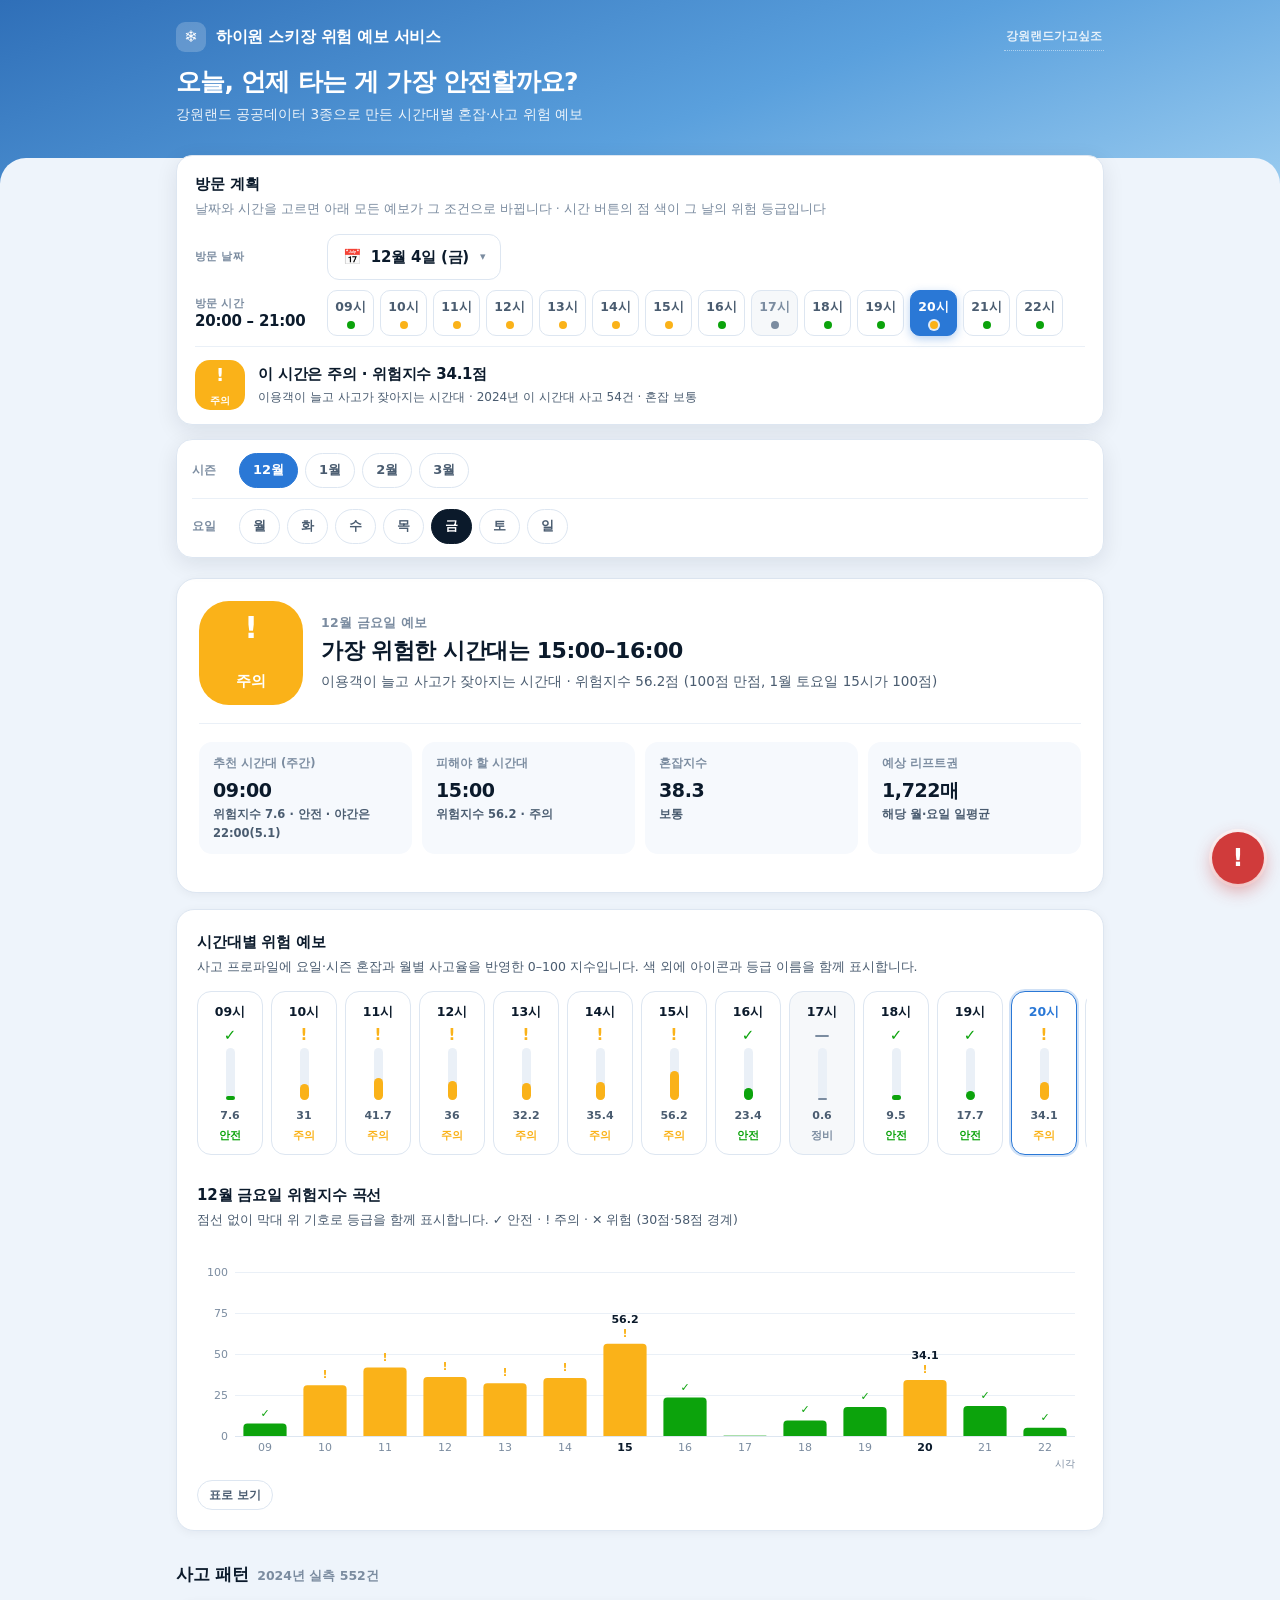
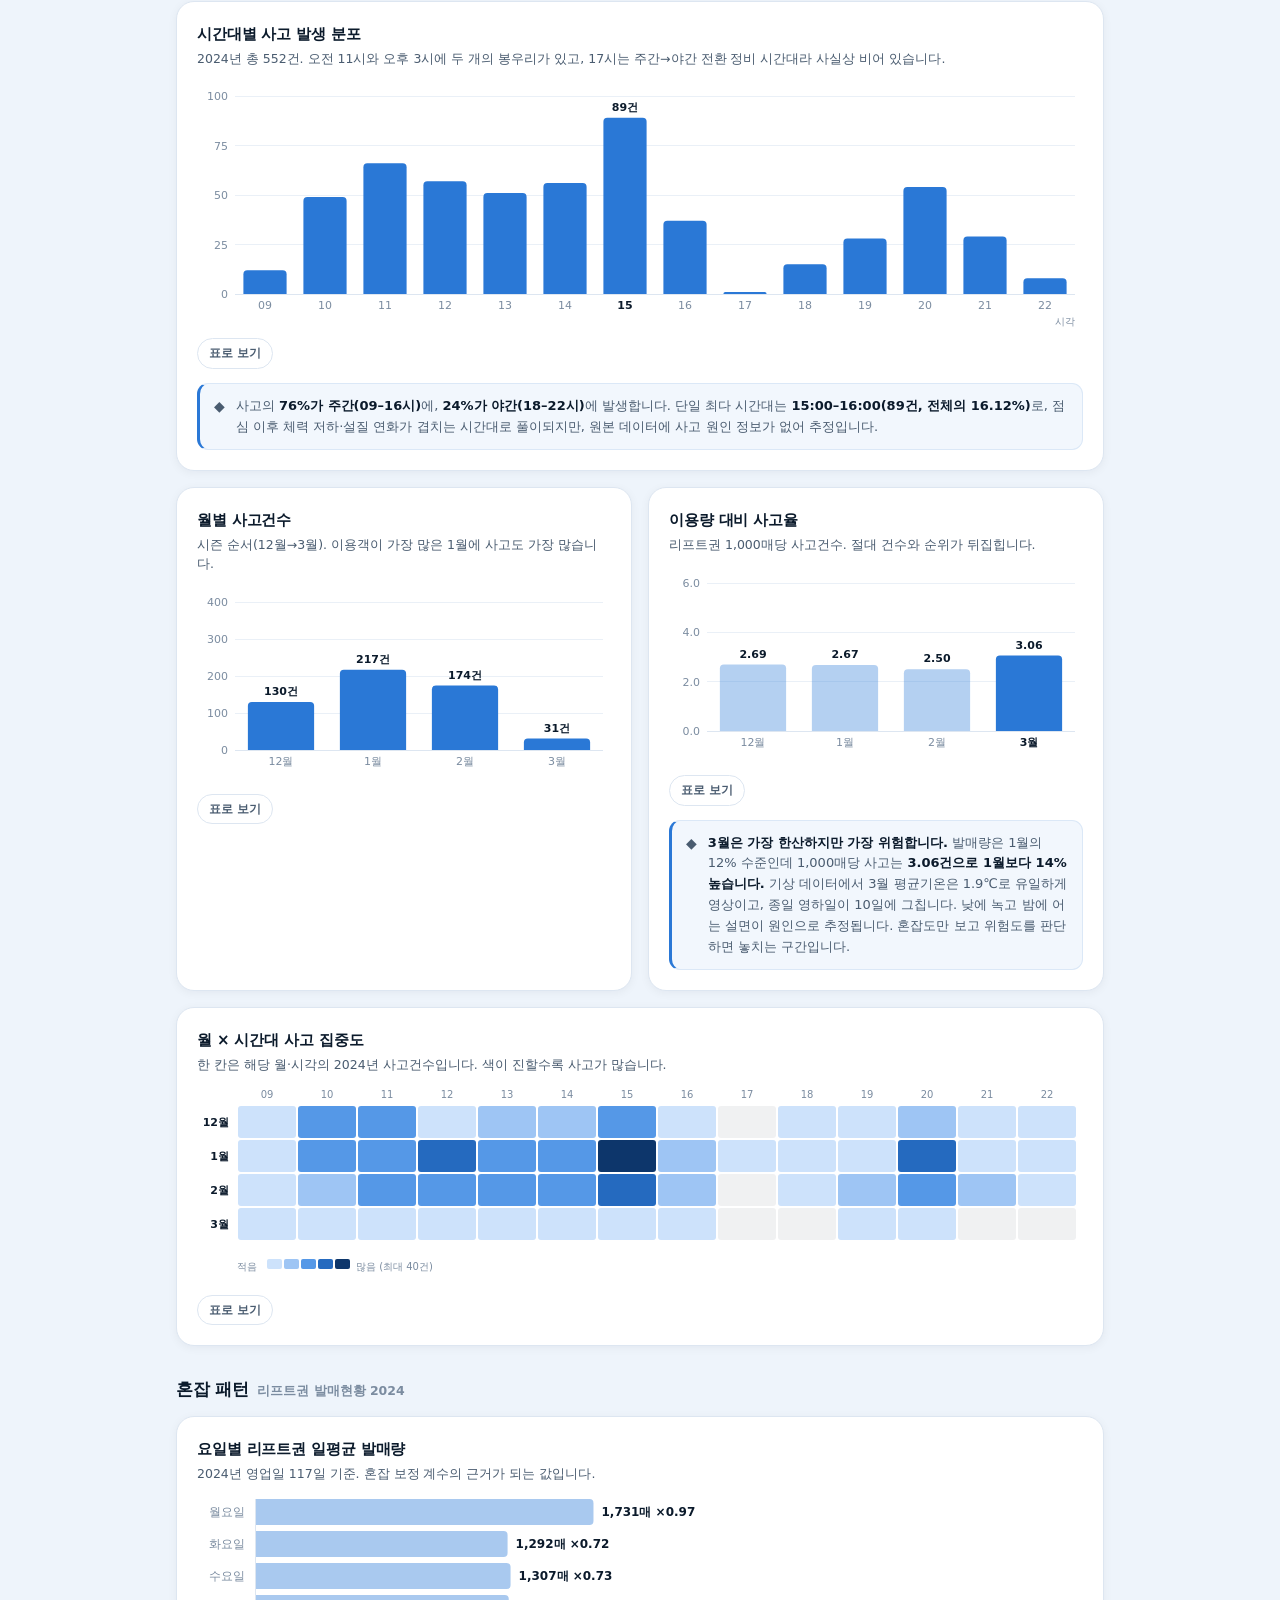
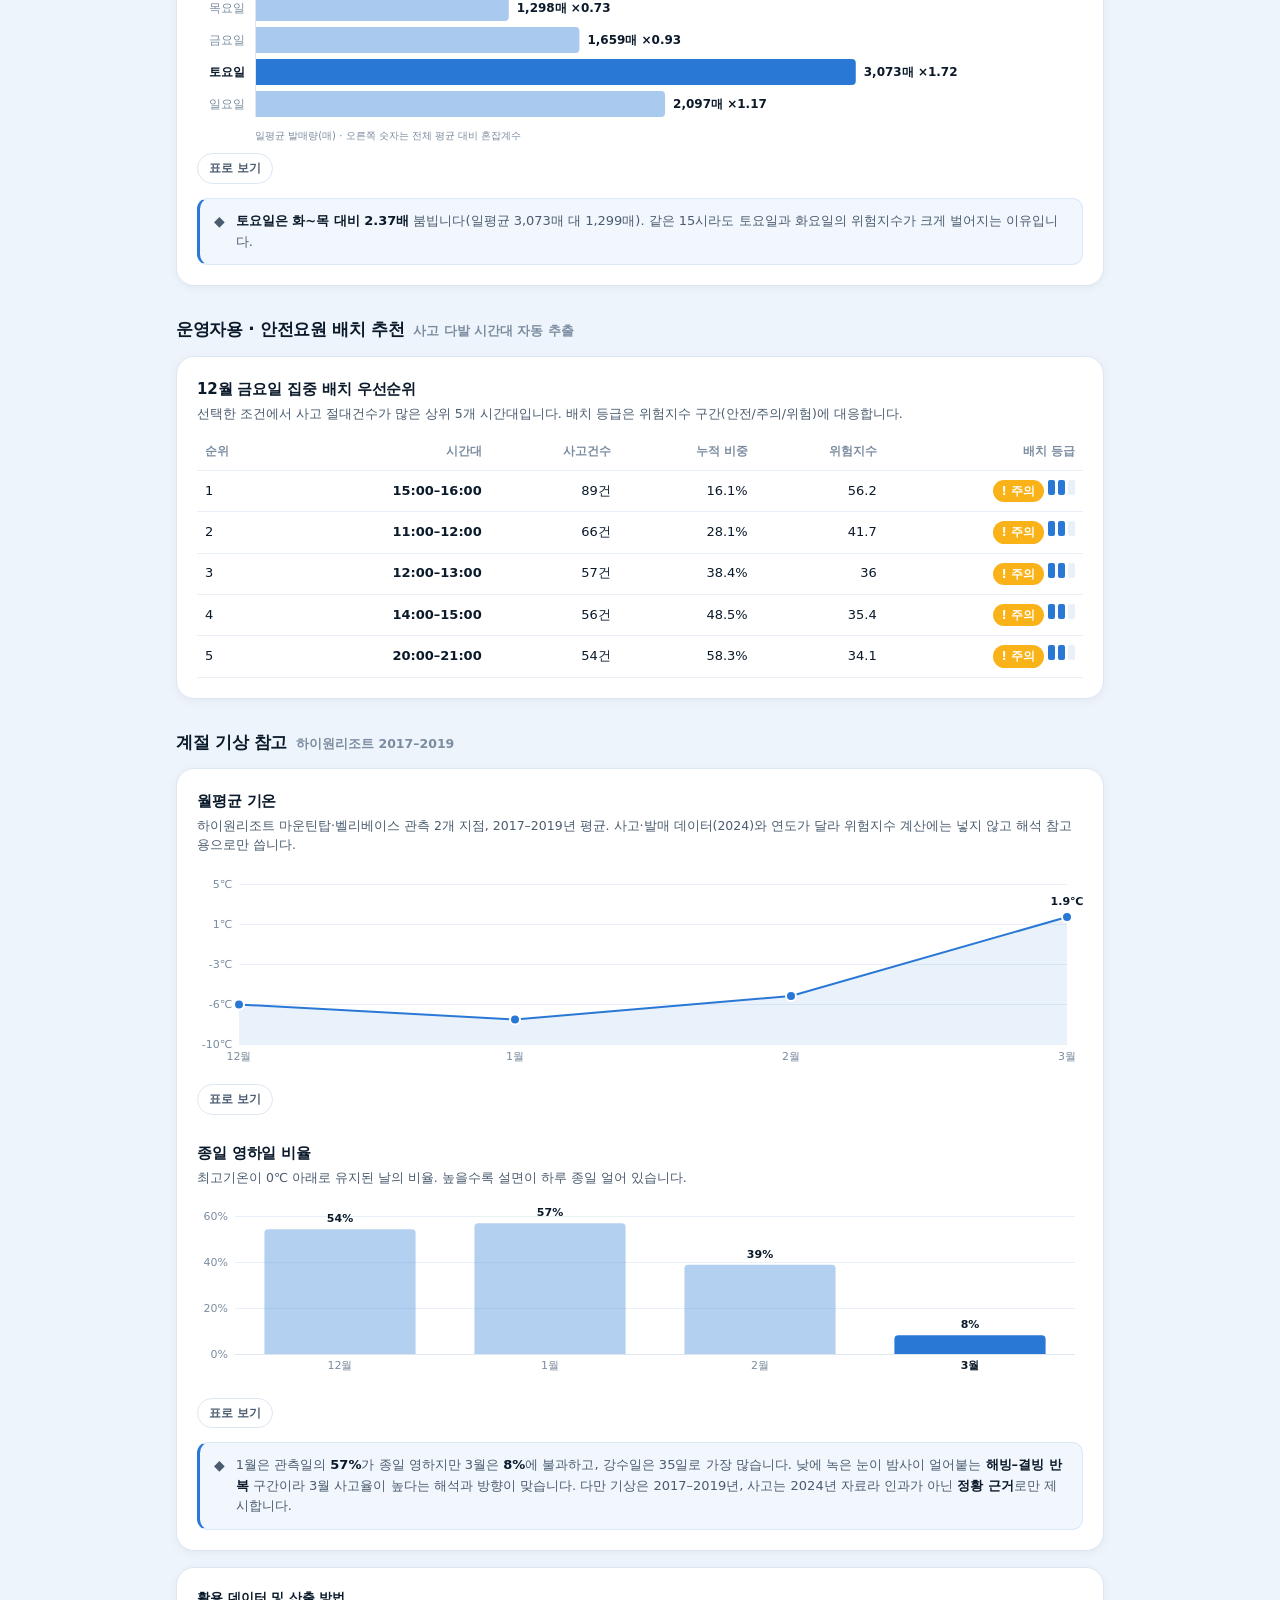
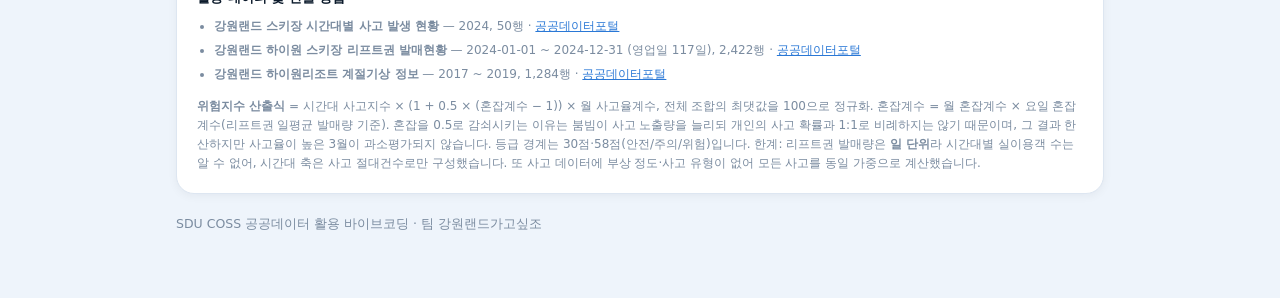
<file: index.html>
<!doctype html>
<html lang="ko">
<head>
<meta charset="utf-8">
<meta name="viewport" content="width=device-width, initial-scale=1">
<meta name="description" content="강원랜드 공공데이터 3종으로 만든 하이원 스키장 시간대별 혼잡·사고 위험 예보 서비스">
<meta name="theme-color" content="#2f6fb8">
<title>하이원 스키장 위험 예보 서비스 — 강원랜드 공공데이터 활용</title>
<link rel="icon" href="data:image/svg+xml,<svg xmlns='http://www.w3.org/2000/svg' viewBox='0 0 100 100'><text y='.9em' font-size='90'>❄️</text></svg>">
<link rel="stylesheet" href="shared/base.css">
<style>
/* ============================================================
   하이원 스키장 위험 예보 서비스 — 예보형 (최종 확정 디자인)
   기상청 날씨앱 문법: 부드러운 하늘색, 큰 신호등, 가로 시간대 스트립
   ============================================================ */
:root{
  --bg:#eef4fb; --card:#ffffff; --ink:#0b1a2b; --ink2:#4a5c70; --muted:#7b8ca0;
  --line:#dde6f1; --hair:#eaf0f7;
  --sky1:#2f6fb8; --sky2:#5aa0dd; --sky3:#9ccdf0;
  --good:#0ca30c; --warning:#fab219; --critical:#d03b3b;
  --series:#2a78d6;

  /* 차트 엔진 계약 */
  --viz-surface:#ffffff; --viz-ink:#0b1a2b; --viz-ink-2:#4a5c70; --viz-muted:#7b8ca0;
  --viz-grid:#eaf0f7; --viz-axis:#dde6f1; --viz-series:#2a78d6;
  --viz-seq:#cde2fb,#9ec5f4,#5598e7,#256abf,#0d366b;
  --viz-empty:rgba(11,26,43,.06); --viz-hover:rgba(42,120,214,.07); --viz-focus:#2a78d6;
  --viz-tip-bg:#0b1a2b; --viz-tip-ink:#ffffff; --viz-tip-border:rgba(255,255,255,.14);
}
html{ -webkit-text-size-adjust:100%; }
body{
  margin:0; background:var(--bg); color:var(--ink);
  font-family:system-ui,-apple-system,"Segoe UI","Malgun Gothic",sans-serif;
  line-height:1.6; -webkit-font-smoothing:antialiased;
}
.wrap{ max-width:960px; margin:0 auto; padding:0 16px 64px; }

/* ---------- 헤더 ---------- */
.topbar{
  background:linear-gradient(160deg,var(--sky1),var(--sky2) 55%,var(--sky3));
  color:#fff; padding:22px 0 78px; position:relative; overflow:hidden;
}
.topbar::after{
  content:""; position:absolute; left:0; right:0; bottom:-1px; height:44px;
  background:var(--bg); border-radius:26px 26px 0 0;
}
.topbar .wrap{ padding-bottom:0; position:relative; z-index:1; }
.brand{ display:flex; align-items:center; gap:10px; font-weight:800; letter-spacing:-.02em; }
.brand .mark{
  width:30px; height:30px; border-radius:9px; background:rgba(255,255,255,.2);
  display:grid; place-items:center; font-size:16px;
}
.brand h1{ margin:0; font-size:16px; font-weight:800; }
.brand .team{
  margin-left:auto; font:inherit; font-size:11.5px; font-weight:600; opacity:.85;
  background:none; border:none; color:#fff; cursor:pointer; padding:4px 2px;
  border-bottom:1px dotted rgba(255,255,255,.55); transition:.15s;
}
.brand .team:hover{ opacity:1; border-bottom-color:#fff; }
.tagline{ margin:14px 0 0; font-size:25px; font-weight:800; letter-spacing:-.03em; line-height:1.3; }
.tagline small{ display:block; font-size:13.5px; font-weight:500; opacity:.9; margin-top:7px; letter-spacing:0; }

/* ---------- 방문 계획 (최상단 마스터 컨트롤) ---------- */
.plan{
  position:relative; z-index:5; margin:-46px 0 14px;
  background:var(--card); border:1px solid var(--line); border-radius:16px;
  padding:16px 18px 14px; box-shadow:0 6px 22px rgba(11,26,43,.09);
}
.plan h3{ margin:0; font-size:15px; font-weight:800; letter-spacing:-.01em; }
.plan .psub{ margin:3px 0 15px; font-size:12.5px; color:var(--muted); }
.plan-row{
  display:grid; grid-template-columns:118px 1fr; gap:14px; align-items:center;
  margin-bottom:10px;
}
.plan-row .plab{ font-size:11px; font-weight:700; color:var(--muted); letter-spacing:.02em; }
.plan-row output{
  display:block; font-size:15px; font-weight:800; letter-spacing:-.015em;
  font-variant-numeric:tabular-nums; line-height:1.3;
}
.plan-date-btn{
  display:inline-flex; align-items:center; gap:9px;
  font:inherit; font-size:15px; font-weight:800; letter-spacing:-.015em; color:var(--ink);
  padding:10px 15px; border:1px solid var(--line); border-radius:12px;
  background:#fff; cursor:pointer; transition:.15s;
}
.plan-date-btn:hover{ border-color:var(--series); color:var(--series); }
.plan-date-btn .cal-ic{ font-size:15px; }
.plan-date-btn .chev{ font-size:11px; color:var(--muted); margin-left:2px; }

/* 시간 선택: 위험도 점이 붙은 시간 버튼 줄 */
.hour-pills{ display:flex; gap:6px; flex-wrap:wrap; }
.hpill{
  font:inherit; font-size:12.5px; font-weight:700; color:var(--ink2);
  font-variant-numeric:tabular-nums;
  width:47px; padding:6px 0 6px; border:1px solid var(--line); border-radius:10px;
  background:#fff; cursor:pointer; transition:.13s;
  display:flex; flex-direction:column; align-items:center; gap:4px;
}
.hpill .dot{ width:8px; height:8px; border-radius:50%; background:var(--muted); }
.hpill:hover{ border-color:var(--series); color:var(--series); }
.hpill[aria-pressed="true"]{
  background:var(--series); border-color:var(--series); color:#fff;
  box-shadow:0 3px 10px rgba(42,120,214,.35);
}
.hpill[aria-pressed="true"] .dot{ box-shadow:0 0 0 2px rgba(255,255,255,.85); }
.hpill.brk{ color:var(--muted); background:#f6f8fa; }

/* 캘린더 모달 */
.cal-back{
  position:fixed; inset:0; z-index:60; background:rgba(11,26,43,.45);
  display:none; padding:16px;
}
.cal-back.open{ display:grid; place-items:center; }
.cal{
  width:min(350px, 100%); background:#fff; border-radius:18px;
  padding:16px 16px 12px; box-shadow:0 20px 60px rgba(11,26,43,.35);
}
.cal-head{ display:flex; align-items:center; justify-content:space-between; margin-bottom:12px; }
.cal-title{ font-size:15px; font-weight:800; letter-spacing:-.01em; }
.cal-nav{ display:flex; gap:4px; }
.cal-nav button{
  width:32px; height:32px; border:1px solid var(--line); border-radius:9px;
  background:#fff; font-size:13px; color:var(--ink2); cursor:pointer;
}
.cal-nav button:hover:not(:disabled){ border-color:var(--series); color:var(--series); }
.cal-nav button:disabled{ opacity:.35; cursor:default; }
.cal-grid{ display:grid; grid-template-columns:repeat(7,1fr); gap:2px; }
.cal-dow{
  text-align:center; font-size:10.5px; font-weight:800; color:var(--muted);
  padding:5px 0 7px; letter-spacing:.04em;
}
.cal-dow.sun{ color:var(--critical); }
.cal-day{
  aspect-ratio:1; border:none; border-radius:10px; background:none;
  font:inherit; font-size:13px; font-weight:600; color:var(--ink);
  font-variant-numeric:tabular-nums; cursor:pointer; transition:.12s;
}
.cal-day:hover:not(:disabled){ background:var(--viz-hover, rgba(42,120,214,.08)); }
.cal-day:disabled{ color:#c9d4e2; cursor:default; }
.cal-day.today{ box-shadow:inset 0 0 0 1.5px var(--series); }
.cal-day.sel{ background:var(--series); color:#fff; font-weight:800; }
.cal-foot{
  margin-top:10px; padding-top:9px; border-top:1px solid var(--hair);
  font-size:11.5px; color:var(--muted); display:flex; justify-content:space-between; align-items:center;
}
.cal-close{
  border:none; background:none; font:inherit; font-size:12px; font-weight:700;
  color:var(--series); cursor:pointer; padding:4px 6px;
}
.plan-result{
  display:flex; gap:13px; align-items:center; flex-wrap:wrap;
  border-top:1px solid var(--hair); padding-top:13px; margin-top:4px;
}
.pr-sig{
  width:50px; height:50px; border-radius:15px; flex:none;
  display:grid; place-items:center; gap:1px; color:#fff; text-align:center;
}
.pr-sig .i{ font-size:18px; font-weight:800; line-height:1.1; }
.pr-sig .l{ font-size:9.5px; font-weight:800; line-height:1; }
.pr-txt{ flex:1; min-width:210px; }
.pr-main{ font-size:15px; font-weight:800; letter-spacing:-.015em; }
.pr-sub{ font-size:12px; color:var(--ink2); margin-top:2px; }
@media (max-width:520px){
  .plan-row{ grid-template-columns:1fr; gap:4px; margin-bottom:13px; }
}

/* ---------- 필터 (모든 차트를 한 번에 스코프) ---------- */
.filters{
  position:sticky; top:0; z-index:20; margin:0 0 20px;
  background:var(--card); border:1px solid var(--line); border-radius:16px;
  padding:13px 15px; box-shadow:0 6px 22px rgba(11,26,43,.09);
}
.frow{ display:flex; align-items:center; gap:9px; flex-wrap:wrap; }
.frow + .frow{ margin-top:10px; padding-top:10px; border-top:1px solid var(--hair); }
.flabel{ font-size:11.5px; font-weight:700; color:var(--muted); min-width:38px; letter-spacing:.02em; }
.chip{
  font:inherit; font-size:13px; font-weight:600; color:var(--ink2);
  padding:6px 13px; border-radius:999px; border:1px solid var(--line);
  background:#fff; cursor:pointer; transition:.15s;
}
.chip:hover{ border-color:var(--series); color:var(--series); }
.chip[aria-pressed="true"]{ background:var(--series); border-color:var(--series); color:#fff; }
.chip.wk[aria-pressed="true"]{ background:#0b1a2b; border-color:#0b1a2b; }

/* ---------- 신호등 히어로 ---------- */
.hero{
  background:var(--card); border:1px solid var(--line); border-radius:20px;
  padding:22px; margin-bottom:16px; box-shadow:0 2px 10px rgba(11,26,43,.05);
}
.hero-top{ display:flex; gap:18px; align-items:center; flex-wrap:wrap; }
.signal{
  width:104px; height:104px; border-radius:30px; flex:none;
  display:grid; place-items:center; gap:2px; color:#fff; text-align:center;
}
.signal .ic{ font-size:30px; line-height:1; font-weight:700; }
.signal .lb{ font-size:15px; font-weight:800; letter-spacing:.02em; }
.hero-txt{ flex:1; min-width:230px; }
.hero-when{ font-size:12.5px; font-weight:700; color:var(--muted); letter-spacing:.02em; }
.hero-head{ margin:3px 0 5px; font-size:22px; font-weight:800; letter-spacing:-.02em; line-height:1.35; }
.hero-desc{ margin:0; font-size:13.5px; color:var(--ink2); }
.hero-grid{
  display:grid; grid-template-columns:repeat(auto-fit,minmax(150px,1fr));
  gap:10px; margin-top:18px; padding-top:18px; border-top:1px solid var(--hair);
}
.mini{ background:#f6f9fd; border-radius:13px; padding:12px 14px; }
.mini dt{ font-size:11.5px; font-weight:700; color:var(--muted); margin:0 0 3px; }
.mini dd{ margin:0; font-size:19px; font-weight:800; letter-spacing:-.02em; }
.mini .sub{ font-size:11.5px; font-weight:600; color:var(--ink2); }

/* ---------- 시간대 스트립 ---------- */
.strip-scroll{ overflow-x:auto; padding:4px 0 10px; margin:0 -4px; }
.strip{ display:flex; gap:8px; padding:0 4px; min-width:min-content; }
.hcard{
  flex:none; width:66px; border-radius:14px; border:1px solid var(--line);
  background:#fff; padding:10px 6px 11px; text-align:center;
}
.hcard.brk{ background:#f6f8fa; }
.hcard.sel{ border-color:var(--series); box-shadow:0 0 0 2px rgba(42,120,214,.22); }
.hcard.sel .hh{ color:var(--series); }
.hcard .hh{ font-size:12.5px; font-weight:700; font-variant-numeric:tabular-nums; }
.hcard .ic{ font-size:15px; font-weight:800; margin:6px 0 5px; line-height:1; }
.gauge{ height:52px; width:9px; margin:0 auto 7px; background:var(--hair); border-radius:5px; position:relative; }
.gauge i{ position:absolute; left:0; right:0; bottom:0; border-radius:5px; display:block; }
.hcard .sc{ font-size:11px; font-weight:700; color:var(--ink2); font-variant-numeric:tabular-nums; }
.hcard .lv{ font-size:10.5px; font-weight:700; margin-top:2px; }

/* ---------- 카드 ---------- */
.card{
  background:var(--card); border:1px solid var(--line); border-radius:18px;
  padding:20px; margin-bottom:16px; box-shadow:0 2px 10px rgba(11,26,43,.05);
}
.card > .ch-root + .ch-root{ margin-top:26px; padding-top:22px; border-top:1px solid var(--hair); }
.sect{ margin:30px 0 12px; display:flex; align-items:baseline; gap:9px; }
.sect h2{ margin:0; font-size:17px; font-weight:800; letter-spacing:-.02em; }
.sect span{ font-size:12.5px; color:var(--muted); font-weight:600; }
.two{ display:grid; grid-template-columns:1fr 1fr; gap:16px; }
@media (max-width:720px){ .two{ grid-template-columns:1fr; } }

/* ---------- 인사이트 배너 ---------- */
.note{
  display:flex; gap:11px; align-items:flex-start; background:#f2f7fd;
  border:1px solid #dbe8f7; border-left:3px solid var(--series);
  border-radius:11px; padding:12px 14px; font-size:13px; color:var(--ink2); margin-top:14px;
}
.note b{ color:var(--ink); }
.note .ic{ flex:none; font-size:14px; line-height:1.5; }

/* ---------- 배치 테이블 ----------
   좁은 화면에서는 셀이 줄바꿈되며 깨지므로,
   셀은 nowrap으로 고정하고 표 자체가 컨테이너 안에서 가로 스크롤되게 한다 */
.staff-wrap{ overflow-x:auto; -webkit-overflow-scrolling:touch; }
.staff{ width:100%; border-collapse:collapse; font-size:13px; }
.staff th,.staff td{
  padding:9px 8px; border-bottom:1px solid var(--hair); text-align:right;
  white-space:nowrap;
}
.staff th{ font-size:11.5px; color:var(--muted); font-weight:700; }
.staff th:first-child,.staff td:first-child{ text-align:left; }
.staff td.hh{ font-weight:700; font-variant-numeric:tabular-nums; }
.badge{
  display:inline-flex; align-items:center; gap:4px; padding:2px 9px; border-radius:999px;
  font-size:11.5px; font-weight:700; color:#fff; white-space:nowrap;
}
.crew{ display:inline-flex; gap:3px; }
.crew i{ width:7px; height:15px; border-radius:2px; background:var(--series); display:block; }
.crew i.off{ background:var(--hair); }

/* ---------- 플로팅 예보 바 ----------
   히어로가 화면 밖으로 나가면 하단에 핵심 예보를 띄워
   스크롤 중에도 "언제가 위험한가"를 놓치지 않게 한다 */
.floatbar{
  position:fixed; left:50%; bottom:14px; z-index:40;
  transform:translate(-50%, calc(100% + 20px));
  width:min(640px, calc(100vw - 24px));
  display:flex; align-items:center; gap:12px;
  background:rgba(255,255,255,.92); backdrop-filter:blur(10px);
  border:1px solid var(--line); border-radius:16px;
  padding:10px 14px; box-shadow:0 10px 32px rgba(11,26,43,.18);
  cursor:pointer; transition:transform .28s ease, opacity .28s ease;
  opacity:0; pointer-events:none;
  font:inherit; color:inherit; text-align:left;
}
.floatbar.on{ transform:translate(-50%, 0); opacity:1; pointer-events:auto; }
.floatbar .fsig{
  width:44px; height:44px; border-radius:13px; flex:none;
  display:grid; place-items:center; gap:0; color:#fff;
}
.floatbar .fsig .i{ font-size:16px; font-weight:800; line-height:1.1; }
.floatbar .fsig .l{ font-size:9.5px; font-weight:800; line-height:1; }
.floatbar .ftxt{ flex:1; min-width:0; }
.floatbar .fwhen{ display:block; font-size:11px; font-weight:700; color:var(--muted); }
.floatbar .fmain{
  display:block; font-size:14.5px; font-weight:800; letter-spacing:-.015em; line-height:1.3;
  white-space:nowrap; overflow:hidden; text-overflow:ellipsis;
}
.floatbar .fscore{
  flex:none; text-align:right; padding-left:10px; border-left:1px solid var(--hair);
}
.floatbar .fscore .n{ font-size:19px; font-weight:800; letter-spacing:-.02em; line-height:1.1; }
.floatbar .fscore .u{ font-size:10.5px; font-weight:700; color:var(--muted); }
.floatbar .fup{ flex:none; font-size:15px; color:var(--muted); }
.floatbar:hover{ border-color:var(--series); }
.floatbar:focus-visible{ outline:2px solid var(--series); outline-offset:2px; }
@media (max-width:480px){
  .floatbar .fscore{ display:none; }
}

/* ---------- 첫 접속 온보딩 팝업 ---------- */
.ob-back{
  position:fixed; inset:0; z-index:70; background:rgba(11,26,43,.55);
  display:none; padding:18px;
}
.ob-back.open{ display:grid; place-items:center; }
.ob{
  position:relative; width:min(460px, 100%);
  max-height:calc(100vh - 36px); max-height:calc(100dvh - 36px);
  background:#eaf1f8; border-radius:20px; overflow:hidden;
  box-shadow:0 24px 70px rgba(11,26,43,.45);
  display:flex; flex-direction:column;
}
@media (min-width:720px){
  .ob{ width:min(644px, 100%); }   /* 데스크톱에서는 1.4배 */
}
.ob-body{ overflow:auto; min-height:0; -webkit-overflow-scrolling:touch; }
.ob-body img{ display:block; width:100%; height:auto; }
.ob-x{
  position:absolute; top:12px; right:12px; z-index:2;
  width:34px; height:34px; border:none; border-radius:50%;
  background:rgba(11,26,43,.55); color:#fff; font-size:15px; font-weight:700;
  cursor:pointer; display:grid; place-items:center;
}
.ob-x:hover{ background:rgba(11,26,43,.75); }
.ob-foot{
  flex:none; padding:12px 14px; background:#fff; border-top:1px solid var(--line);
}
.ob-start{
  display:block; width:100%; border:none; border-radius:12px; cursor:pointer;
  background:var(--series); color:#fff; font:inherit; font-size:15px; font-weight:800;
  padding:13px 10px; letter-spacing:-.01em;
}
.ob-start:active{ opacity:.88; }

/* ---------- 사고 신고 버튼 + 패널 ----------
   플로팅 바가 보일 때는 .lifted 로 그 위에 얹힌다 */
.sos{
  position:fixed; right:16px; bottom:16px; z-index:41;
  width:52px; height:52px; border-radius:50%; border:none; cursor:pointer;
  background:var(--critical); color:#fff;
  font-size:24px; font-weight:900; line-height:1; font-family:inherit;
  display:grid; place-items:center;
  box-shadow:0 6px 18px rgba(208,59,59,.45), 0 0 0 3px rgba(255,255,255,.85);
  transition:bottom .28s ease, transform .15s ease;
}
.sos:hover{ transform:scale(1.07); }
.sos:focus-visible{ outline:3px solid var(--ink); outline-offset:2px; }
.sos.lifted{ bottom:96px; }
.sos-panel{
  position:fixed; right:16px; bottom:78px; z-index:42;
  width:min(330px, calc(100vw - 32px));
  background:#fff; border:1px solid var(--line); border-radius:16px;
  box-shadow:0 14px 40px rgba(11,26,43,.28);
  padding:16px 16px 14px; display:none;
  transition:bottom .28s ease;
}
.sos-panel.open{ display:block; }
.sos-panel.lifted{ bottom:158px; }
.sos-head{
  display:flex; align-items:center; justify-content:space-between;
  font-size:14px; font-weight:800; letter-spacing:-.01em; margin-bottom:11px;
}
.sos-close{
  border:none; background:none; cursor:pointer; padding:2px 6px;
  font-size:16px; font-weight:700; color:var(--muted); line-height:1;
}
.sos-close:hover{ color:var(--ink); }
.sos-call{
  display:flex; align-items:center; justify-content:center; gap:9px;
  background:var(--critical); color:#fff; text-decoration:none;
  font-size:20px; font-weight:800; letter-spacing:.01em;
  font-variant-numeric:tabular-nums;
  border-radius:12px; padding:13px 10px;
}
.sos-call:active{ opacity:.85; }
.sos-callsub{ font-size:11.5px; color:var(--muted); text-align:center; margin:7px 0 12px; }
.sos-tips{ margin:0; padding:0; list-style:none; border-top:1px solid var(--hair); }
.sos-tips li{
  display:flex; gap:8px; padding:9px 0; font-size:12.5px; line-height:1.55;
  color:var(--ink2); border-bottom:1px solid var(--hair);
}
.sos-tips li:last-child{ border-bottom:0; }
.sos-tips .tip-ic{ flex:none; font-size:13px; }
.sos-tips b{ color:var(--ink); }

/* ---------- 출처 ---------- */
.src{ font-size:12px; color:var(--muted); }
.src h3{ font-size:13px; color:var(--ink); margin:0 0 8px; }
.src ul{ margin:0; padding-left:17px; }
.src li{ margin-bottom:5px; }
.src a{ color:var(--series); }
.foot{
  display:flex; justify-content:space-between; align-items:center; gap:12px;
  flex-wrap:wrap; margin-top:20px; font-size:12.5px; color:var(--muted);
}
.foot a{ color:var(--series); font-weight:600; text-decoration:none; }
</style>
</head>
<body>

<header class="topbar">
  <div class="wrap">
    <div class="brand">
      <span class="mark" aria-hidden="true">❄</span>
      <h1>하이원 스키장 위험 예보 서비스</h1>
      <button class="team" id="obOpen" type="button"
              title="프로젝트 소개 보기" aria-haspopup="dialog">강원랜드가고싶조</button>
    </div>
    <p class="tagline">
      오늘, 언제 타는 게 가장 안전할까요?
      <small>강원랜드 공공데이터 3종으로 만든 시간대별 혼잡·사고 위험 예보</small>
    </p>
  </div>
</header>

<div class="wrap">

  <!-- 방문 계획: 날짜·시간 슬라이더가 페이지 전체의 조회 조건을 움직인다 -->
  <section class="plan" aria-label="방문 계획">
    <h3>방문 계획</h3>
    <p class="psub">날짜와 시간을 고르면 아래 모든 예보가 그 조건으로 바뀝니다 · 시간 버튼의 점 색이 그 날의 위험 등급입니다</p>
    <div class="plan-row">
      <div class="plab">방문 날짜</div>
      <div>
        <button class="plan-date-btn" id="planDateBtn" type="button"
                aria-haspopup="dialog" aria-expanded="false">
          <span class="cal-ic" aria-hidden="true">📅</span>
          <span id="planDateOut"></span>
          <span class="chev" aria-hidden="true">▾</span>
        </button>
      </div>
    </div>
    <div class="plan-row">
      <div>
        <div class="plab">방문 시간</div>
        <output id="planTimeOut"></output>
      </div>
      <div class="hour-pills" id="planHours" role="group" aria-label="방문 시간 선택"></div>
    </div>
    <div class="plan-result">
      <div class="pr-sig" id="prSig"><span class="i" id="prIcon">✓</span><span class="l" id="prLabel">안전</span></div>
      <div class="pr-txt">
        <div class="pr-main" id="prMain"></div>
        <div class="pr-sub" id="prSub"></div>
      </div>
    </div>
  </section>

  <!-- 필터: 한 줄에 모아 모든 차트를 동시에 스코프한다 -->
  <div class="filters" role="group" aria-label="조회 조건">
    <div class="frow">
      <span class="flabel">시즌</span>
      <div id="fMonth" class="frow" style="gap:7px"></div>
    </div>
    <div class="frow">
      <span class="flabel">요일</span>
      <div id="fDow" class="frow" style="gap:7px"></div>
    </div>
  </div>

  <!-- 히어로 신호등 -->
  <section class="hero" aria-live="polite">
    <div class="hero-top">
      <div class="signal" id="sigBox">
        <span class="ic" id="sigIcon">✓</span>
        <span class="lb" id="sigLabel">안전</span>
      </div>
      <div class="hero-txt">
        <div class="hero-when" id="heroWhen"></div>
        <h2 class="hero-head" id="heroHead"></h2>
        <p class="hero-desc" id="heroDesc"></p>
      </div>
    </div>
    <dl class="hero-grid">
      <div class="mini"><dt>추천 시간대 (주간)</dt><dd id="mBest"></dd><div class="sub" id="mBestSub"></div></div>
      <div class="mini"><dt>피해야 할 시간대</dt><dd id="mWorst"></dd><div class="sub" id="mWorstSub"></div></div>
      <div class="mini"><dt>혼잡지수</dt><dd id="mCrowd"></dd><div class="sub" id="mCrowdSub"></div></div>
      <div class="mini"><dt>예상 리프트권</dt><dd id="mLift"></dd><div class="sub">해당 월·요일 일평균</div></div>
    </dl>
  </section>

  <!-- 시간대 스트립 -->
  <section class="card">
    <div class="ch-head">
      <h3 class="ch-title">시간대별 위험 예보</h3>
      <p class="ch-sub">사고 프로파일에 요일·시즌 혼잡과 월별 사고율을 반영한 0–100 지수입니다. 색 외에 아이콘과 등급 이름을 함께 표시합니다.</p>
    </div>
    <div class="strip-scroll"><div class="strip" id="strip"></div></div>
    <div id="cRiskBars" style="margin-top:18px"></div>
  </section>

  <div class="sect"><h2>사고 패턴</h2><span id="sectAcc"></span></div>
  <section class="card">
    <div id="cHour"></div>
    <div class="note" id="noteHour"></div>
  </section>

  <div class="two">
    <section class="card"><div id="cMonthAcc"></div></section>
    <section class="card"><div id="cMonthRate"></div><div class="note" id="noteRate"></div></section>
  </div>

  <section class="card"><div id="cHeat"></div></section>

  <div class="sect"><h2>혼잡 패턴</h2><span>리프트권 발매현황 2024</span></div>
  <section class="card">
    <div id="cDow"></div>
    <div class="note" id="noteDow"></div>
  </section>

  <div class="sect"><h2>운영자용 · 안전요원 배치 추천</h2><span>사고 다발 시간대 자동 추출</span></div>
  <section class="card">
    <div class="ch-head">
      <h3 class="ch-title" id="staffTitle"></h3>
      <p class="ch-sub">선택한 조건에서 사고 절대건수가 많은 상위 5개 시간대입니다. 배치 등급은 위험지수 구간(안전/주의/위험)에 대응합니다.</p>
    </div>
    <div class="staff-wrap">
      <table class="staff">
        <thead><tr><th>순위</th><th>시간대</th><th>사고건수</th><th>누적 비중</th><th>위험지수</th><th>배치 등급</th></tr></thead>
        <tbody id="staffBody"></tbody>
      </table>
    </div>
  </section>

  <div class="sect"><h2>계절 기상 참고</h2><span>하이원리조트 2017–2019</span></div>
  <section class="card">
    <div id="cWx"></div>
    <div class="note" id="noteWx"></div>
  </section>

  <section class="card src">
    <h3>활용 데이터 및 산출 방법</h3>
    <ul id="srcList"></ul>
    <p style="margin:12px 0 0" id="method"></p>
  </section>

  <div class="foot">
    <span>SDU COSS 공공데이터 활용 바이브코딩 · 팀 강원랜드가고싶조</span>
  </div>
</div>

<!-- 첫 접속 온보딩 팝업 -->
<div class="ob-back" id="obBack">
  <div class="ob" role="dialog" aria-modal="true" aria-label="스키장 안전 안내">
    <button class="ob-x" id="obX" type="button" aria-label="닫기">✕</button>
    <div class="ob-body">
      <img src="assets/onboarding.svg" alt="스키장 안전 안내 — 슬로프, 언제 타야 안전할까요? 지난 시즌 전국 스키장 이용객은 약 435만 명으로 코로나 이전 수준을 회복했습니다. 전국 스키장 이용객 수 추이 차트.">
    </div>
    <div class="ob-foot">
      <button class="ob-start" id="obStart" type="button">시작하기</button>
    </div>
  </div>
</div>

<!-- 방문 날짜 캘린더 모달 -->
<div class="cal-back" id="calBack">
  <div class="cal" role="dialog" aria-modal="true" aria-label="방문 날짜 선택">
    <div class="cal-head">
      <span class="cal-title" id="calTitle"></span>
      <div class="cal-nav">
        <button id="calPrev" type="button" aria-label="이전 달">◀</button>
        <button id="calNext" type="button" aria-label="다음 달">▶</button>
      </div>
    </div>
    <div class="cal-grid" id="calGrid"></div>
    <div class="cal-foot">
      <span id="calRange"></span>
      <button class="cal-close" id="calClose" type="button">닫기</button>
    </div>
  </div>
</div>

<!-- 사고 신고: 패트롤 직통 전화 + 신고 요령 -->
<button class="sos" id="sosBtn" type="button"
        aria-label="사고 신고 — 하이원 패트롤 전화" aria-expanded="false" aria-controls="sosPanel"
        title="사고 신고 · 하이원 패트롤">!</button>
<div class="sos-panel" id="sosPanel" role="dialog" aria-label="사고 신고 안내" hidden>
  <div class="sos-head">
    <span>⛑ 사고 신고 · 하이원 패트롤</span>
    <button class="sos-close" id="sosClose" type="button" aria-label="닫기">✕</button>
  </div>
  <a class="sos-call" href="tel:0335907119">📞 033-590-7119</a>
  <p class="sos-callsub">휴대폰에서 누르면 바로 전화가 걸립니다</p>
  <ul class="sos-tips">
    <li><span class="tip-ic" aria-hidden="true">📍</span>
        <span><b>가까운 리프트 기둥의 번호를 확인해주세요!</b> 위치를 가장 빠르고 정확하게 알릴 수 있습니다.</span></li>
    <li><span class="tip-ic" aria-hidden="true">🗣</span>
        <span>슬로프 이름과 부상자 상태(인원·의식 여부)를 함께 알려주세요.</span></li>
    <li><span class="tip-ic" aria-hidden="true">⛷</span>
        <span>부상자를 함부로 옮기지 말고, 슬로프 <b>위쪽에 스키·보드를 X자로 세워</b> 뒤에서 오는 사람에게 알려주세요.</span></li>
  </ul>
</div>

<!-- 플로팅 예보 바: 히어로가 화면 밖일 때만 표시, 누르면 예보로 복귀 -->
<button class="floatbar" id="floatbar" type="button" aria-hidden="true" tabindex="-1"
        title="현재 시간 기준 위험도 — 누르면 상단 예보로 이동">
  <span class="fsig" id="fbSig"><span class="i" id="fbIcon">!</span><span class="l" id="fbLabel">주의</span></span>
  <span class="ftxt">
    <span class="fwhen" id="fbWhen"></span>
    <span class="fmain" id="fbMain"></span>
  </span>
  <span class="fscore"><span class="n" id="fbScore"></span><br><span class="u">위험지수</span></span>
  <span class="fup" aria-hidden="true">↑</span>
</button>

<script src="data/dataset.js?v=2"></script>
<script src="shared/model.js?v=2"></script>
<script src="shared/charts.js?v=2"></script>
<script src="shared/app.js?v=2"></script>
<script>
(function(){
  const M = window.MODEL, D = M.D, A = window.APP;
  const state = { month: 1, dow: 5, hour: 10 };
  const STATUS = { good:'var(--good)', warning:'var(--warning)', critical:'var(--critical)' };
  const col = lv => STATUS[lv.token];

  // ---- 섹션 라벨: 하드코딩 대신 데이터에서 ----
  document.getElementById('sectAcc').textContent =
    `${D.meta.sources[0].period}년 실측 ${M.num(M.summary.totalAccidents)}건`;

  // ---- 방문 계획: 오늘부터 시즌 종료(3/31)까지의 날짜 목록 ----
  const PLAN = (function(){
    const today = new Date(); today.setHours(0, 0, 0, 0);
    const y = today.getFullYear(), m = today.getMonth() + 1;
    let start, end;
    if (m === 12)     { start = new Date(today); end = new Date(y + 1, 2, 31); }
    else if (m <= 3)  { start = new Date(today); end = new Date(y, 2, 31); }
    else              { start = new Date(y, 11, 1); end = new Date(y + 1, 2, 31); } // 시즌 오프 → 다음 시즌
    const dates = [];
    for (let d = new Date(start); d <= end; d.setDate(d.getDate() + 1)) dates.push(new Date(d));
    return { dates };
  })();

  const $id = id => document.getElementById(id);
  const dowOf = d => (d.getDay() + 6) % 7;
  const dateLabel = d => `${d.getMonth() + 1}월 ${d.getDate()}일 (${M.DOW_KO[dowOf(d)]})`;
  const sameDay = (a, b) => a && b && a.getFullYear() === b.getFullYear() &&
    a.getMonth() === b.getMonth() && a.getDate() === b.getDate();
  let selDate = null;

  function setPlanDate(d){
    selDate = d;
    state.month = d.getMonth() + 1;
    state.dow = dowOf(d);
    $id('planDateOut').textContent = dateLabel(d);
  }

  /** 칩으로 월·요일을 직접 고른 경우: 그 조건과 일치하는 가장 가까운 날짜를 선택한다 */
  function alignPlanFromChips(){
    const hit = PLAN.dates.find(d => d.getMonth() + 1 === state.month && dowOf(d) === state.dow);
    if (hit) setPlanDate(hit);
    else {
      // 이번 시즌에 이미 지나간 조합(예: 1월에 12월 선택) — 일반 라벨로 표시
      selDate = null;
      $id('planDateOut').textContent = `${state.month}월 ${M.DOW_KO[state.dow]}요일`;
    }
  }

  // ---- 캘린더 모달 ----
  const CAL = (function(){
    const first = PLAN.dates[0], last = PLAN.dates[PLAN.dates.length - 1];
    const months = [];
    for (let y = first.getFullYear(), m = first.getMonth(); ; ){
      months.push({ y, m });
      if (y === last.getFullYear() && m === last.getMonth()) break;
      m++; if (m > 11) { m = 0; y++; }
    }
    return { first, last, months, vi: 0 };
  })();
  const calBack = $id('calBack'), calGrid = $id('calGrid');
  const today0 = new Date(); today0.setHours(0, 0, 0, 0);
  $id('calRange').textContent =
    `${dateLabel(CAL.first)} ~ ${dateLabel(CAL.last)} 사이에서 고를 수 있어요`;

  function renderCal(){
    const { y, m } = CAL.months[CAL.vi];
    $id('calTitle').textContent = `${y}년 ${m + 1}월`;
    $id('calPrev').disabled = CAL.vi === 0;
    $id('calNext').disabled = CAL.vi === CAL.months.length - 1;
    calGrid.innerHTML = '';
    M.DOW_KO.forEach((t, i) => {
      const e = document.createElement('div');
      e.className = 'cal-dow' + (i === 6 ? ' sun' : '');
      e.textContent = t;
      calGrid.appendChild(e);
    });
    const firstDay = new Date(y, m, 1);
    for (let i = 0; i < dowOf(firstDay); i++) calGrid.appendChild(document.createElement('div'));
    const lastDate = new Date(y, m + 1, 0).getDate();
    for (let day = 1; day <= lastDate; day++){
      const d = new Date(y, m, day);
      const b = document.createElement('button');
      b.type = 'button'; b.className = 'cal-day'; b.textContent = day;
      const enabled = d >= CAL.first && d <= CAL.last;
      b.disabled = !enabled;
      if (sameDay(d, today0)) b.classList.add('today');
      if (sameDay(d, selDate)) b.classList.add('sel');
      if (enabled){
        b.setAttribute('aria-label', dateLabel(d));
        b.addEventListener('click', () => { setPlanDate(d); closeCal(); render(); });
      }
      calGrid.appendChild(b);
    }
  }
  function openCal(){
    const base = selDate || CAL.first;
    CAL.vi = Math.max(0, CAL.months.findIndex(x => x.y === base.getFullYear() && x.m === base.getMonth()));
    renderCal();
    calBack.classList.add('open');
    $id('planDateBtn').setAttribute('aria-expanded', 'true');
  }
  function closeCal(){
    calBack.classList.remove('open');
    $id('planDateBtn').setAttribute('aria-expanded', 'false');
  }
  $id('planDateBtn').addEventListener('click', openCal);
  $id('calClose').addEventListener('click', closeCal);
  $id('calPrev').addEventListener('click', () => { CAL.vi--; renderCal(); });
  $id('calNext').addEventListener('click', () => { CAL.vi++; renderCal(); });
  calBack.addEventListener('click', e => { if (e.target === calBack) closeCal(); });
  document.addEventListener('keydown', e => {
    if (e.key === 'Escape' && calBack.classList.contains('open')) closeCal();
  });

  // ---- 시간 버튼 줄: 각 버튼의 점 색이 그 날의 위험 등급을 미리 보여준다 ----
  const hoursHost = $id('planHours');
  M.HOURS.forEach(h => {
    const b = document.createElement('button');
    b.type = 'button';
    b.className = 'hpill' + (h === 17 ? ' brk' : '');
    b.dataset.hour = h;
    b.innerHTML = `<span>${M.pad(h)}시</span><span class="dot" aria-hidden="true"></span>`;
    b.setAttribute('aria-pressed', 'false');
    b.addEventListener('click', () => { state.hour = h; render(); });
    hoursHost.appendChild(b);
  });

  // 초깃값: 오늘(또는 시즌 첫날) + 현재 시각(운영시간으로 클램프)
  setPlanDate(PLAN.dates[0]);
  state.hour = Math.min(22, Math.max(9, new Date().getHours()));

  // ---- 필터 칩 ----
  A.chips(document.getElementById('fMonth'), M.MONTHS.map(m => ({ v:m, t:m+'월' })),
    () => state.month, v => { state.month = v; alignPlanFromChips(); render(); });
  A.chips(document.getElementById('fDow'), M.DOW_KO.map((t,i) => ({ v:i, t })),
    () => state.dow, v => { state.dow = v; alignPlanFromChips(); render(); }, 'wk');

  function render(){
    A.syncChips();
    const { month:m, dow:w } = state;
    const prof = M.dayProfile(m, w);
    const rec  = M.recommend(m, w);
    const when = `${m}월 ${M.DOW_KO[w]}요일`;

    // ---- 방문 계획 결과: 선택한 날짜·시간의 위험도 ----
    const sel = prof.find(p => p.hour === state.hour);
    document.getElementById('planTimeOut').textContent = `${M.pad(state.hour)}:00 – ${M.pad(state.hour + 1)}:00`;
    document.querySelectorAll('#planHours .hpill').forEach(b => {
      const hp = prof.find(x => x.hour === +b.dataset.hour);
      b.setAttribute('aria-pressed', String(hp.hour === state.hour));
      b.querySelector('.dot').style.background =
        hp.session.key === 'break' ? 'var(--muted)' : col(hp.level);
      b.title = hp.session.key === 'break'
        ? '주간→야간 전환 정비'
        : `${hp.level.label} · 위험지수 ${hp.score}`;
    });
    const prSig = document.getElementById('prSig');
    if (sel.session.key === 'break') {
      prSig.style.background = 'var(--muted)';
      document.getElementById('prIcon').textContent = '—';
      document.getElementById('prLabel').textContent = '정비';
      document.getElementById('prMain').textContent = '17시는 주간→야간 전환 정비 시간대입니다';
      document.getElementById('prSub').textContent = '야간 개장(18시) 이후 또는 주간 시간대를 선택해 주세요';
    } else {
      prSig.style.background = col(sel.level);
      document.getElementById('prIcon').textContent = sel.level.icon;
      document.getElementById('prLabel').textContent = sel.level.label;
      document.getElementById('prMain').textContent =
        `이 시간은 ${sel.level.label} · 위험지수 ${sel.score}점`;
      document.getElementById('prSub').textContent =
        `${sel.level.desc} · 2024년 이 시간대 사고 ${sel.accidents}건 · 혼잡 ${A.crowdWord(M.crowdIndex(m, w))}`;
    }

    // ---- 히어로 : 그 날의 최고 위험 시간대를 대표값으로 ----
    const peak = prof.reduce((a,b) => b.score > a.score ? b : a);
    document.getElementById('sigBox').style.background = col(peak.level);
    document.getElementById('sigIcon').textContent = peak.level.icon;
    document.getElementById('sigLabel').textContent = peak.level.label;
    document.getElementById('heroWhen').textContent = when + ' 예보';
    document.getElementById('heroHead').innerHTML =
      `가장 위험한 시간대는 <b>${M.hrange(peak.hour)}</b>`;
    document.getElementById('heroDesc').textContent =
      `${peak.level.desc} · 위험지수 ${peak.score}점 (100점 만점, ${M.riskMaxLabel}가 100점)`;

    const b = rec.bestDay, wst = rec.worst[0];
    document.getElementById('mBest').textContent = M.hhmm(b.hour);
    document.getElementById('mBestSub').textContent =
      `위험지수 ${b.score} · ${b.level.label} · 야간은 ${M.hhmm(rec.bestNight.hour)}(${rec.bestNight.score})`;
    document.getElementById('mWorst').textContent = M.hhmm(wst.hour);
    document.getElementById('mWorstSub').textContent = `위험지수 ${wst.score} · ${wst.level.label}`;
    const ci = M.crowdIndex(m, w);
    document.getElementById('mCrowd').textContent = ci;
    document.getElementById('mCrowdSub').textContent = A.crowdWord(ci);
    const est = Math.round(D.meta.meanDaily * M.monthCrowdF[m] * M.dowF[w]);
    document.getElementById('mLift').textContent = M.num(est) + '매';

    // ---- 시간대 스트립 ----
    const strip = document.getElementById('strip');
    strip.innerHTML = '';
    prof.forEach(p => {
      const brk = p.session.key === 'break';
      const c = document.createElement('div');
      c.className = 'hcard' + (brk ? ' brk' : '') + (p.hour === state.hour ? ' sel' : '');
      c.innerHTML =
        `<div class="hh">${M.pad(p.hour)}시</div>
         <div class="ic" style="color:${brk?'var(--muted)':col(p.level)}">${brk?'—':p.level.icon}</div>
         <div class="gauge"><i style="height:${Math.max(3,p.score)}%;background:${brk?'var(--muted)':col(p.level)}"></i></div>
         <div class="sc">${p.score}</div>
         <div class="lv" style="color:${brk?'var(--muted)':col(p.level)}">${brk?'정비':p.level.label}</div>`;
      c.title = brk
        ? '주간→야간 전환 정비 시간대'
        : `${M.hrange(p.hour)} · 위험지수 ${p.score} (${p.level.label}) · 2024년 사고 ${p.accidents}건`;
      strip.appendChild(c);
    });

    // ---- 위험지수 막대 ----
    CH.bars(document.getElementById('cRiskBars'), {
      title: `${when} 위험지수 곡선`,
      subtitle: `점선 없이 막대 위 기호로 등급을 함께 표시합니다. ✓ 안전 · ! 주의 · ✕ 위험 (${M.T1}점·${M.T2}점 경계)`,
      data: prof.map(p => ({
        label: M.pad(p.hour), value: p.score, p,
        emphasis: p.hour === peak.hour || p.hour === state.hour,
        dim: p.session.key === 'break',
      })),
      height: 230, yMax: 100, yTicks: 4,
      color: d => col(d.p.level),
      glyph: d => d.p.session.key === 'break' ? null : d.p.level.icon,
      glyphColor: d => col(d.p.level),
      directLabel: d => d.p.hour === peak.hour || d.p.hour === state.hour,
      tooltip: d => [
        [`${M.hrange(d.p.hour)} · ${d.p.level.label}`, ''],
        ['위험지수', d.value],
        ['2024년 사고', d.p.accidents + '건'],
        ['전체 사고 중', d.p.share + '%'],
        ['운영 구분', d.p.session.label],
      ],
      xTitle: '시각',
      table: {
        cols: ['시각','위험지수','등급','2024년 사고','비중'],
        rows: prof.map(p => [M.hrange(p.hour), p.score, p.level.label, p.accidents + '건', p.share + '%']),
        caption: `${when} 기준 · 위험지수는 시간대 사고 프로파일 × 혼잡 보정 × 월 사고율 계수`,
      },
    });

    // ---- 안전요원 배치 ----
    const st = M.staffing(m, w);
    document.getElementById('staffTitle').textContent = `${when} 집중 배치 우선순위`;
    const tb = document.getElementById('staffBody');
    tb.innerHTML = '';
    let cum = 0;
    st.forEach(s => {
      cum += s.cover;
      const tr = document.createElement('tr');
      tr.innerHTML =
        `<td>${s.rank}</td>
         <td class="hh">${M.hrange(s.hour)}</td>
         <td>${s.accidents}건</td>
         <td>${cum.toFixed(1)}%</td>
         <td>${s.score}</td>
         <td><span class="badge" style="background:${col(s.level)}">${s.level.icon} ${s.level.label}</span>
             <span class="crew" title="배치 등급 ${s.crew}/3" aria-label="배치 등급 ${s.crew}단계">
               ${[1,2,3].map(i => `<i class="${i<=s.crew?'':'off'}"></i>`).join('')}
             </span></td>`;
      tb.appendChild(tr);
    });
  }

  // ---- 조건과 무관한 고정 차트 ----
  A.staticCharts({
    hour:'cHour', monthAcc:'cMonthAcc', monthRate:'cMonthRate',
    heat:'cHeat', dow:'cDow', wx:'cWx',
    noteHour:'noteHour', noteRate:'noteRate', noteDow:'noteDow', noteWx:'noteWx',
    srcList:'srcList', method:'method',
  });

  render();

  // ---- 플로팅 바: 현재 시각 기준 자동 위험도 (필터와 무관, 1분마다 갱신) ----
  (function(){
    const $ = id => document.getElementById(id);
    const GRAY = 'var(--muted)';
    const two = n => String(n).padStart(2, '0');
    const at = (m, w, h) => M.dayProfile(m, w).find(p => p.hour === h);

    const set = (bg, icon, label, when, main, score) => {
      $('fbSig').style.background = bg;
      $('fbIcon').textContent = icon;
      $('fbLabel').textContent = label;
      $('fbWhen').textContent = when;
      $('fbMain').textContent = main;
      $('fbScore').textContent = score;
    };

    function update(now){
      now = now || new Date();
      const t = `${two(now.getHours())}:${two(now.getMinutes())}`;
      const m = now.getMonth() + 1;
      const w = (now.getDay() + 6) % 7;          // 0=월 … 6=일
      const h = now.getHours();
      const dowKo = M.DOW_KO[w] + '요일';

      // 시즌 오프(4–11월): 현재 위험도가 존재하지 않음을 명시하고 참고 예보만 제공
      if (!M.MONTHS.includes(m)) {
        const pk = M.dayProfile(12, w).reduce((a, b) => b.score > a.score ? b : a);
        set(GRAY, '❄', '시즌오프',
          `지금 ${t} · 운영은 12–3월`,
          `참고: 12월 ${dowKo} 최위험 ${M.hhmm(pk.hour)} (지수 ${pk.score})`,
          '—');
        return;
      }
      // 개장 전 (…~09시)
      if (h < 9) {
        const p9 = at(m, w, 9);
        set(GRAY, '—', '개장 전',
          `지금 ${t} · ${m}월 ${dowKo}`,
          `09시 개장 · 첫 시간대 예보는 ${p9.level.icon} ${p9.level.label} (지수 ${p9.score})`,
          '—');
        return;
      }
      // 운영 종료 (23시~) → 다음 날 09시 예보
      if (h > 22) {
        const tm = new Date(now); tm.setDate(tm.getDate() + 1);
        const m2 = tm.getMonth() + 1, w2 = (tm.getDay() + 6) % 7;
        if (M.MONTHS.includes(m2)) {
          const p9 = at(m2, w2, 9);
          set(GRAY, '—', '운영 종료',
            `지금 ${t} · 오늘 운영이 끝났습니다`,
            `내일(${M.DOW_KO[w2]}) 09시 예보는 ${p9.level.icon} ${p9.level.label} (지수 ${p9.score})`,
            '—');
        } else {
          set(GRAY, '❄', '시즌오프', `지금 ${t}`, '스키장 운영 시즌(12–3월)이 아닙니다', '—');
        }
        return;
      }
      // 운영 중 — 17시는 주간→야간 전환 정비
      const p = at(m, w, h);
      if (p.session.key === 'break') {
        set(GRAY, '—', '정비',
          `지금 ${t} · ${m}월 ${dowKo}`,
          '주간→야간 전환 정비 시간대입니다 (야간 개장 18시)',
          '—');
        return;
      }
      set(col(p.level), p.level.icon, p.level.label,
        `지금 ${t} · ${m}월 ${dowKo}`,
        `현재 ${M.hrange(p.hour)}는 ${p.level.label} 시간대입니다`,
        p.score);
    }

    update();
    setInterval(() => update(), 60 * 1000);
    window.__fbUpdate = update;   // 데모·테스트용: 특정 시각을 주입해 상태 확인
  })();

  // ---- 프로젝트 소개 팝업: 상단 팀명을 누르면 열린다 (자동 표시 없음) ----
  (function(){
    const back = document.getElementById('obBack');
    const open = () => back.classList.add('open');
    const close = () => back.classList.remove('open');
    document.getElementById('obOpen').addEventListener('click', open);
    document.getElementById('obX').addEventListener('click', close);
    document.getElementById('obStart').addEventListener('click', close);
    back.addEventListener('click', e => { if (e.target === back) close(); });
    document.addEventListener('keydown', e => {
      if (e.key === 'Escape' && back.classList.contains('open')) close();
    });
  })();

  // ---- 사고 신고 버튼: 패널 토글 (바깥 클릭·Esc 로 닫힘) ----
  (function(){
    const btn = document.getElementById('sosBtn');
    const panel = document.getElementById('sosPanel');
    const toggle = open => {
      panel.hidden = !open;
      panel.classList.toggle('open', open);
      btn.setAttribute('aria-expanded', String(open));
    };
    btn.addEventListener('click', e => { e.stopPropagation(); toggle(panel.hidden); });
    document.getElementById('sosClose').addEventListener('click', () => { toggle(false); btn.focus(); });
    document.addEventListener('click', e => {
      if (!panel.hidden && !panel.contains(e.target)) toggle(false);
    });
    document.addEventListener('keydown', e => {
      if (e.key === 'Escape' && !panel.hidden) { toggle(false); btn.focus(); }
    });
  })();

  // ---- 플로팅 바 표시 제어: 히어로가 화면 밖일 때만 ----
  (function(){
    const bar = document.getElementById('floatbar');
    const hero = document.querySelector('.hero');
    bar.addEventListener('click', () => {
      hero.scrollIntoView({ behavior: 'smooth', block: 'start' });
    });
    const set = show => {
      bar.classList.toggle('on', show);
      bar.setAttribute('aria-hidden', String(!show));
      bar.tabIndex = show ? 0 : -1;
      // 신고 버튼·패널을 플로팅 바 위로 올린다
      document.getElementById('sosBtn').classList.toggle('lifted', show);
      document.getElementById('sosPanel').classList.toggle('lifted', show);
    };
    if ('IntersectionObserver' in window) {
      new IntersectionObserver(
        ([e]) => set(!e.isIntersecting && e.boundingClientRect.top < 0),
        { threshold: 0 }
      ).observe(hero);
    } else {
      addEventListener('scroll',
        () => set(hero.getBoundingClientRect().bottom < 0), { passive: true });
    }
  })();
})();
</script>
</body>
</html>
</file>
<file: shared/base.css>
/* 차트 껍데기 공통 구조 — 색은 전부 각 시안의 CSS 변수에서 가져온다 */

*, *::before, *::after { box-sizing: border-box; }

.ch-root { width: 100%; }
.ch-head { margin: 0 0 10px; }
.ch-title {
  margin: 0; font-size: 15px; font-weight: 700; letter-spacing: -0.01em;
  color: var(--viz-ink);
}
.ch-sub {
  margin: 4px 0 0; font-size: 12.5px; line-height: 1.5;
  color: var(--viz-ink-2, var(--viz-muted));
}
.ch-plot { width: 100%; min-width: 0; }
.ch-plot svg { max-width: 100%; }
.ch-plot svg [tabindex]:focus-visible {
  outline: 2px solid var(--viz-focus, currentColor);
  outline-offset: 2px;
}

.ch-toggle {
  margin-top: 10px; padding: 5px 11px; font: inherit; font-size: 11.5px; font-weight: 600;
  color: var(--viz-ink-2, var(--viz-muted));
  background: transparent; border: 1px solid var(--viz-axis); border-radius: 999px;
  cursor: pointer; transition: background .15s, color .15s;
}
.ch-toggle:hover { background: var(--viz-hover, rgba(128,128,128,.09)); color: var(--viz-ink); }

.ch-tablewrap { margin-top: 10px; overflow-x: auto; }
.ch-table {
  width: 100%; border-collapse: collapse; font-size: 12px;
  font-variant-numeric: tabular-nums; color: var(--viz-ink);
}
.ch-table caption {
  caption-side: bottom; padding-top: 8px; font-size: 11px;
  color: var(--viz-muted); text-align: left;
}
.ch-table th, .ch-table td {
  padding: 6px 10px; text-align: right; border-bottom: 1px solid var(--viz-grid);
  white-space: nowrap;
}
.ch-table thead th {
  text-align: right; font-weight: 700; color: var(--viz-ink-2, var(--viz-muted));
  border-bottom: 1px solid var(--viz-axis);
}
.ch-table th[scope="row"], .ch-table thead th:first-child { text-align: left; }
.ch-table tbody tr:hover { background: var(--viz-hover, rgba(128,128,128,.06)); }

/* 저시력·강제 색상 모드에서는 색이 아니라 라벨이 의미를 옮긴다 */
@media (forced-colors: active) {
  .ch-plot svg path, .ch-plot svg rect { forced-color-adjust: none; }
}
@media (prefers-reduced-motion: reduce) {
  * { animation-duration: .001ms !important; transition-duration: .001ms !important; }
}
</file>
